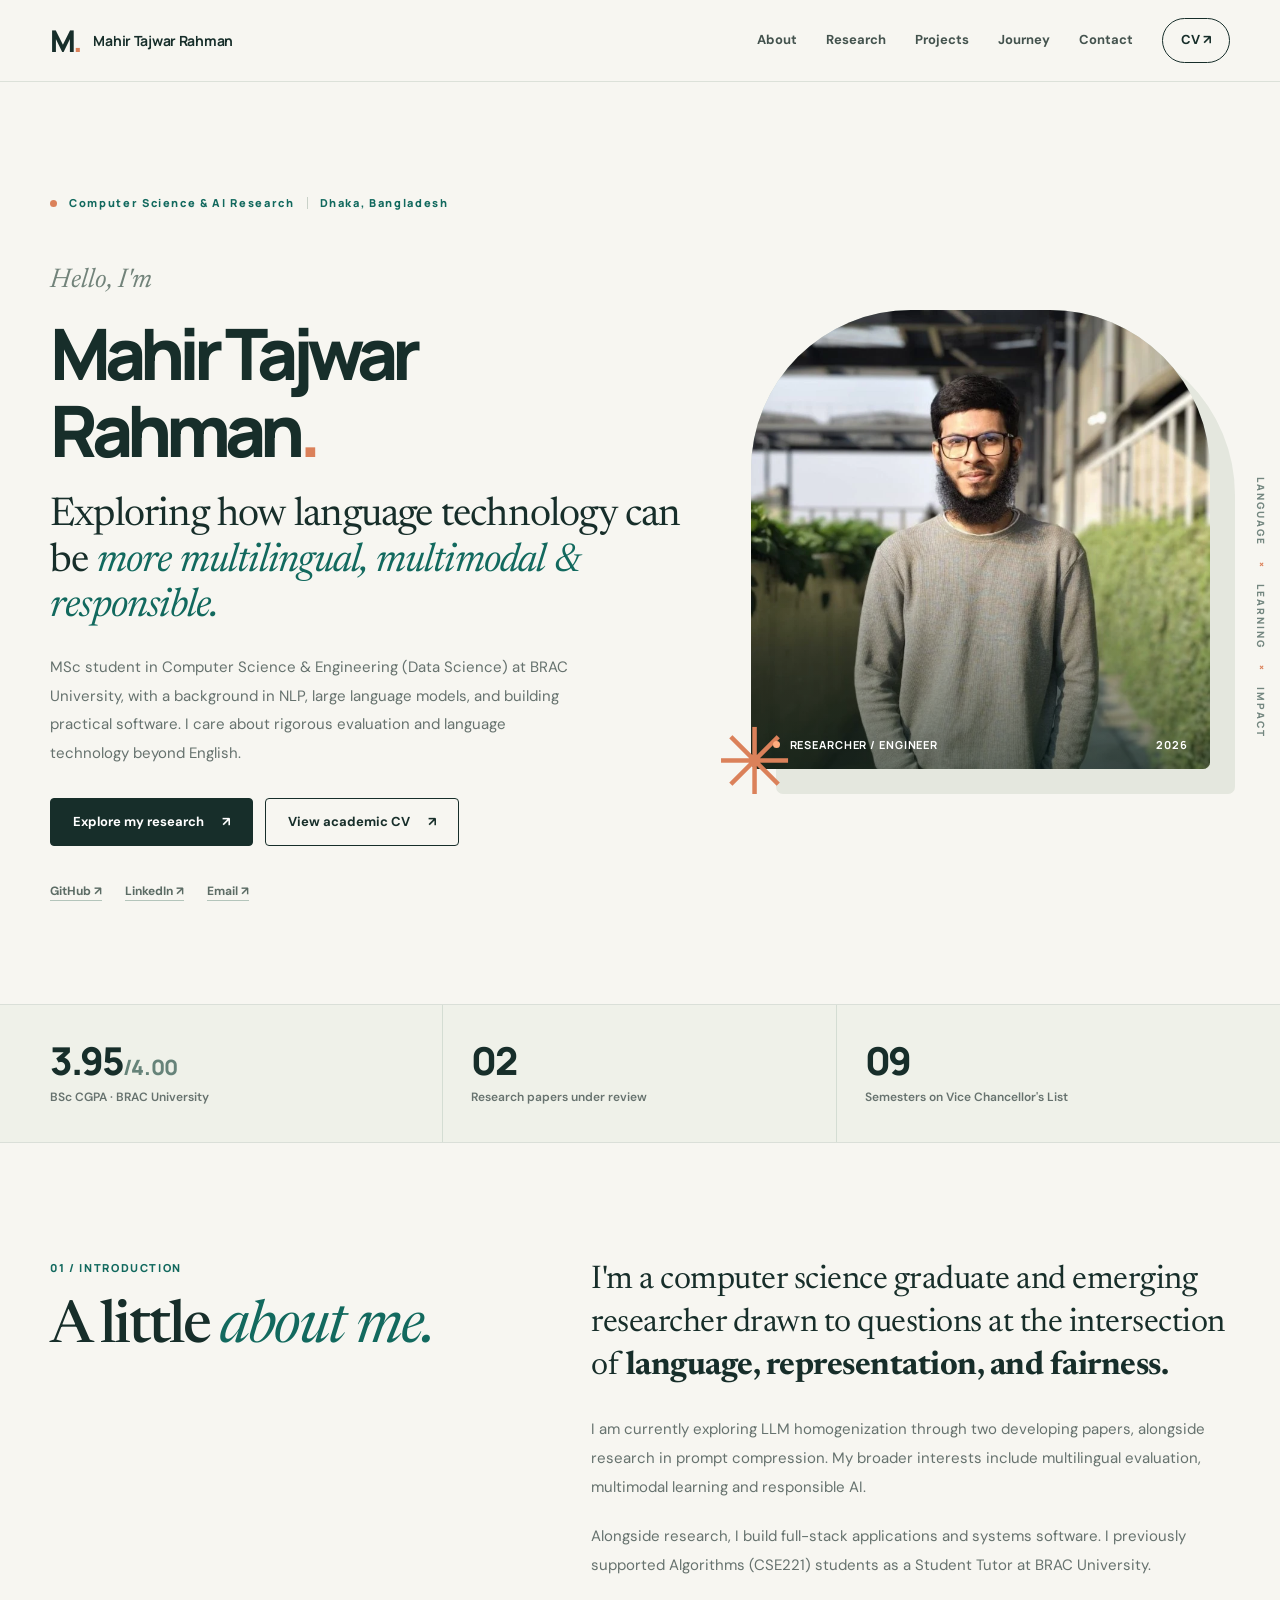
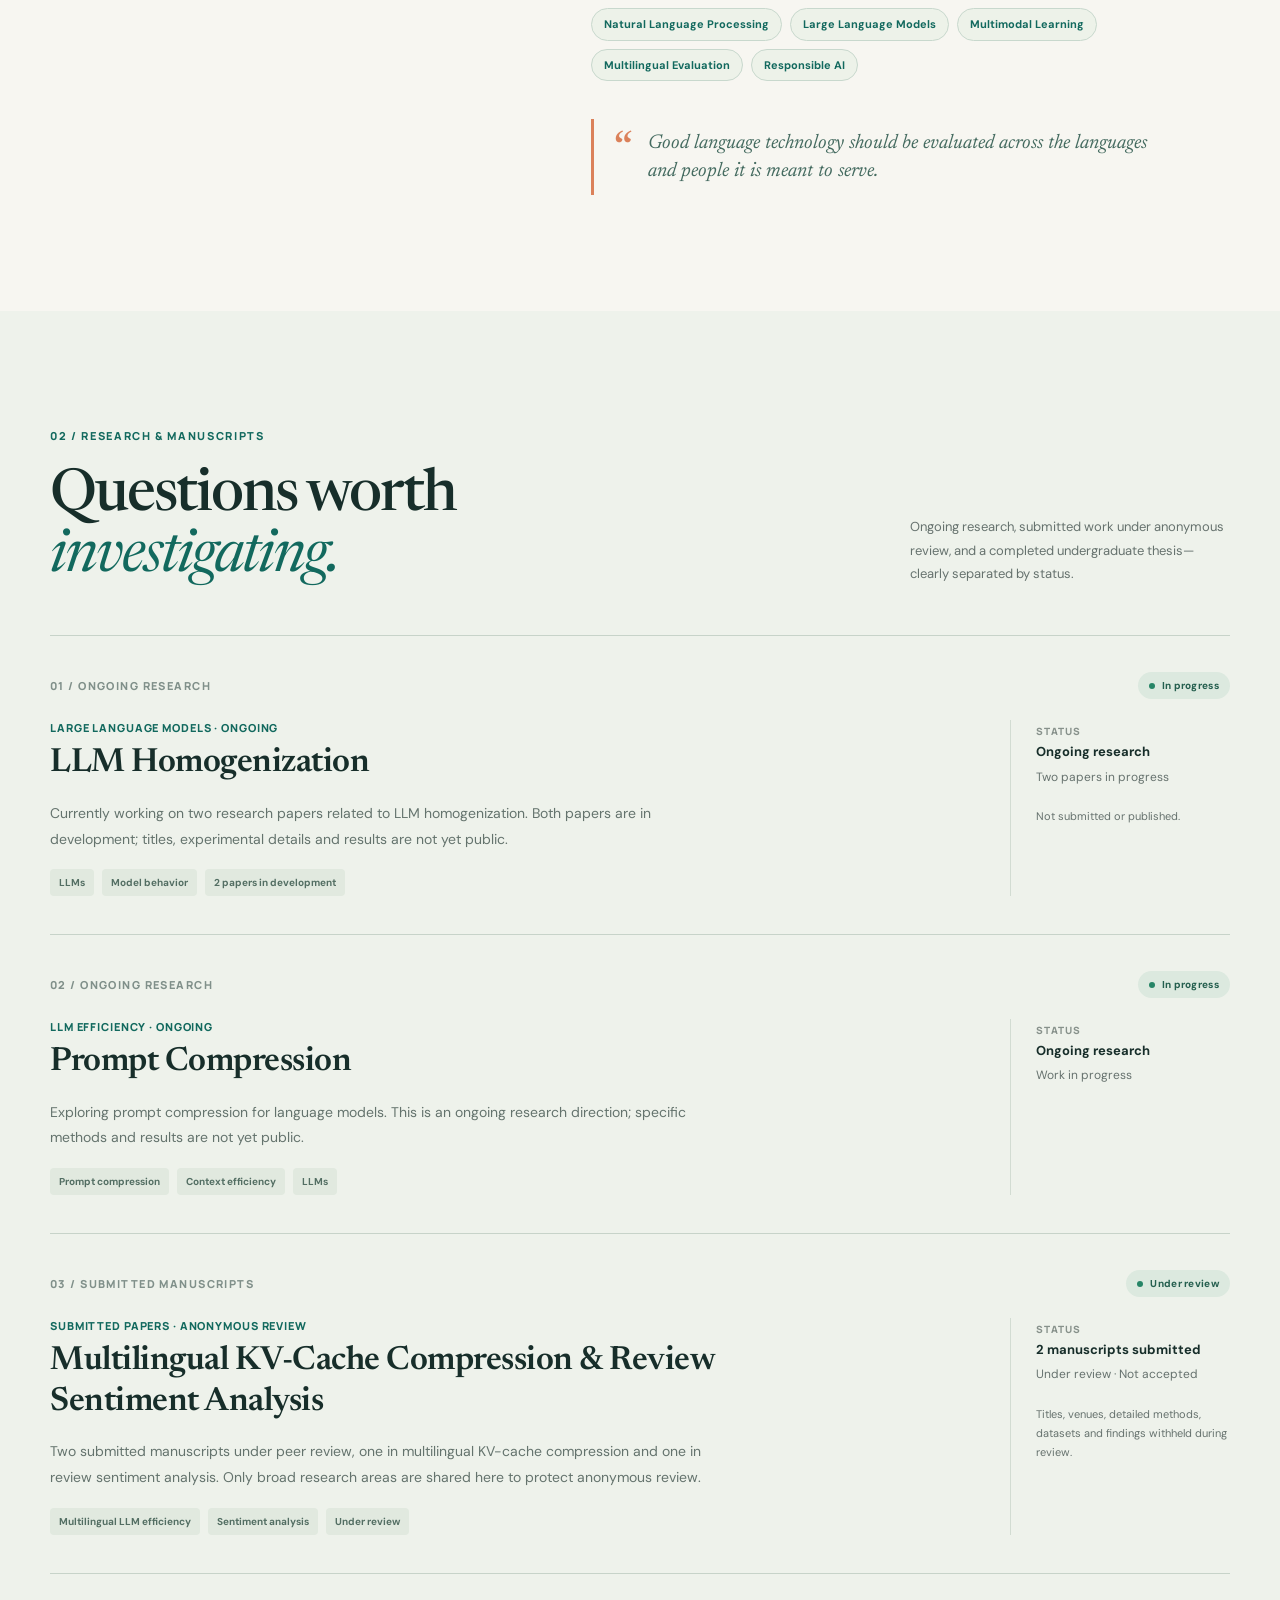
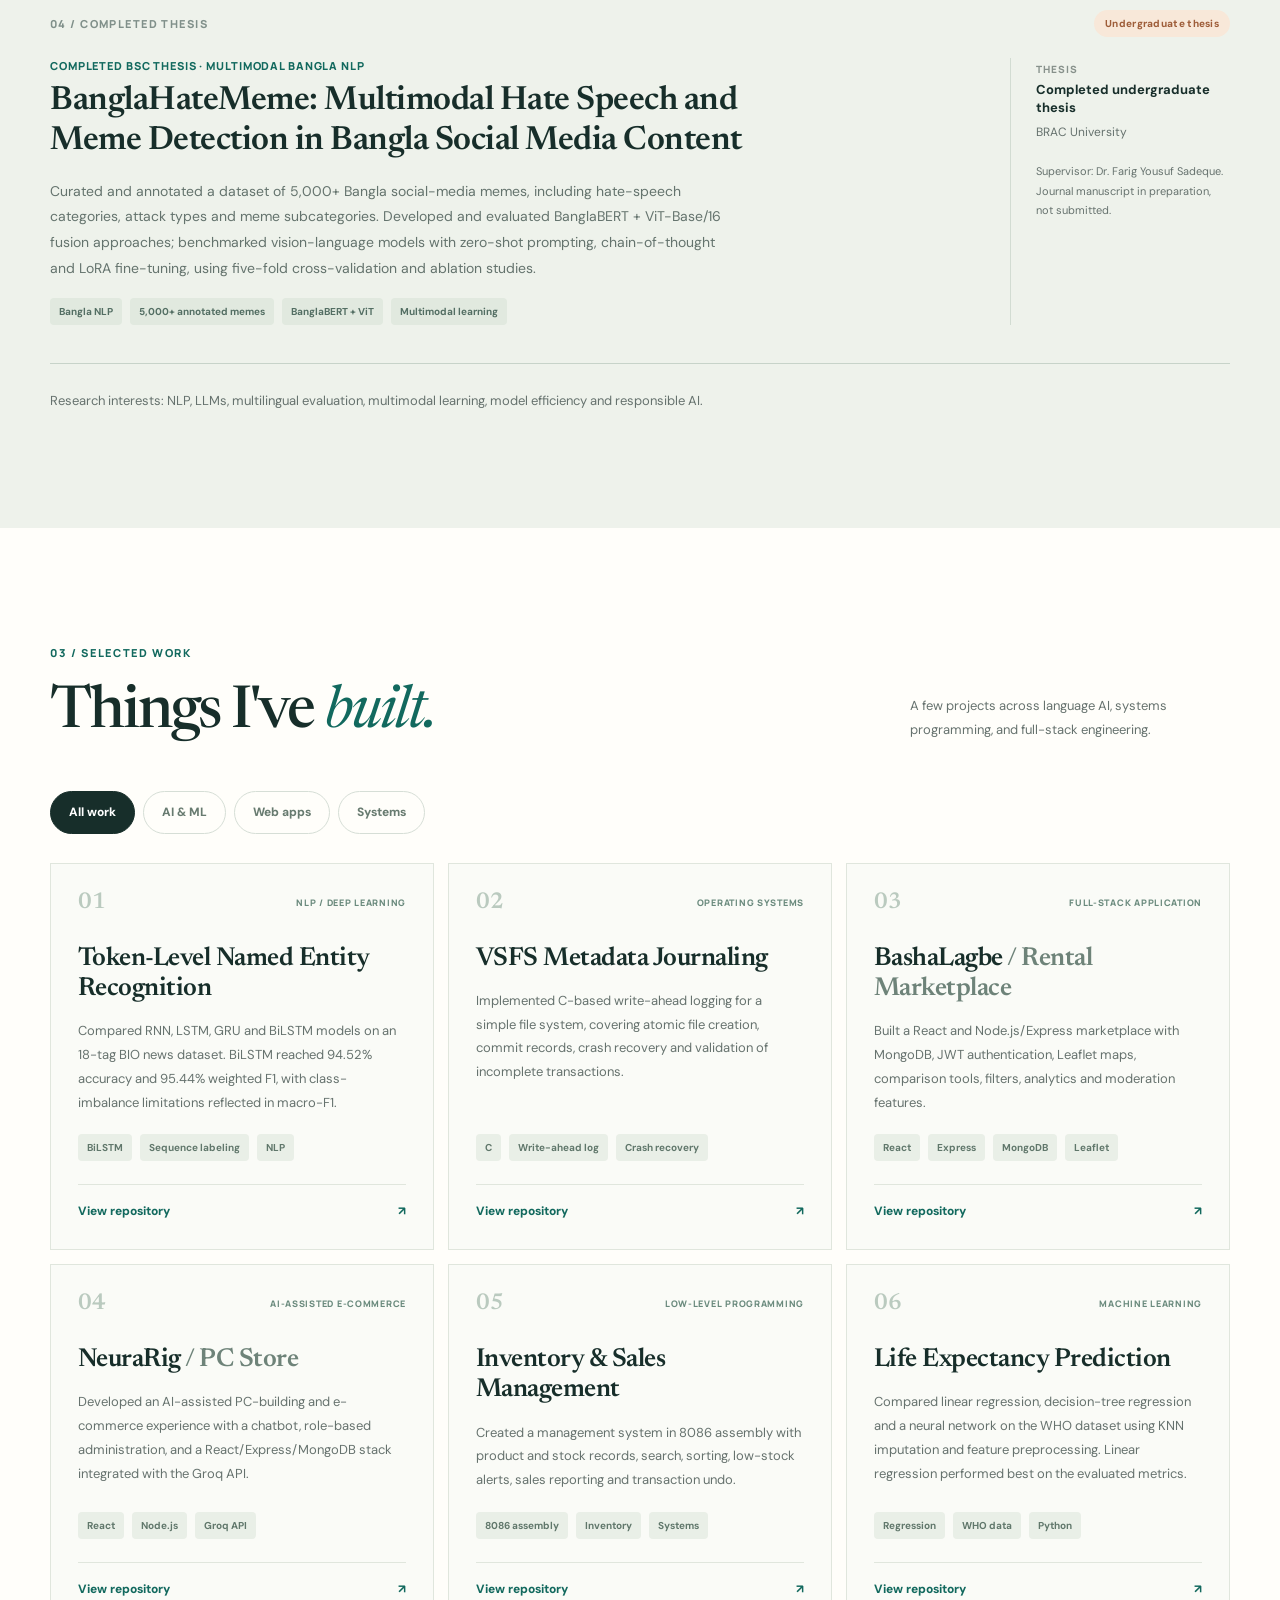
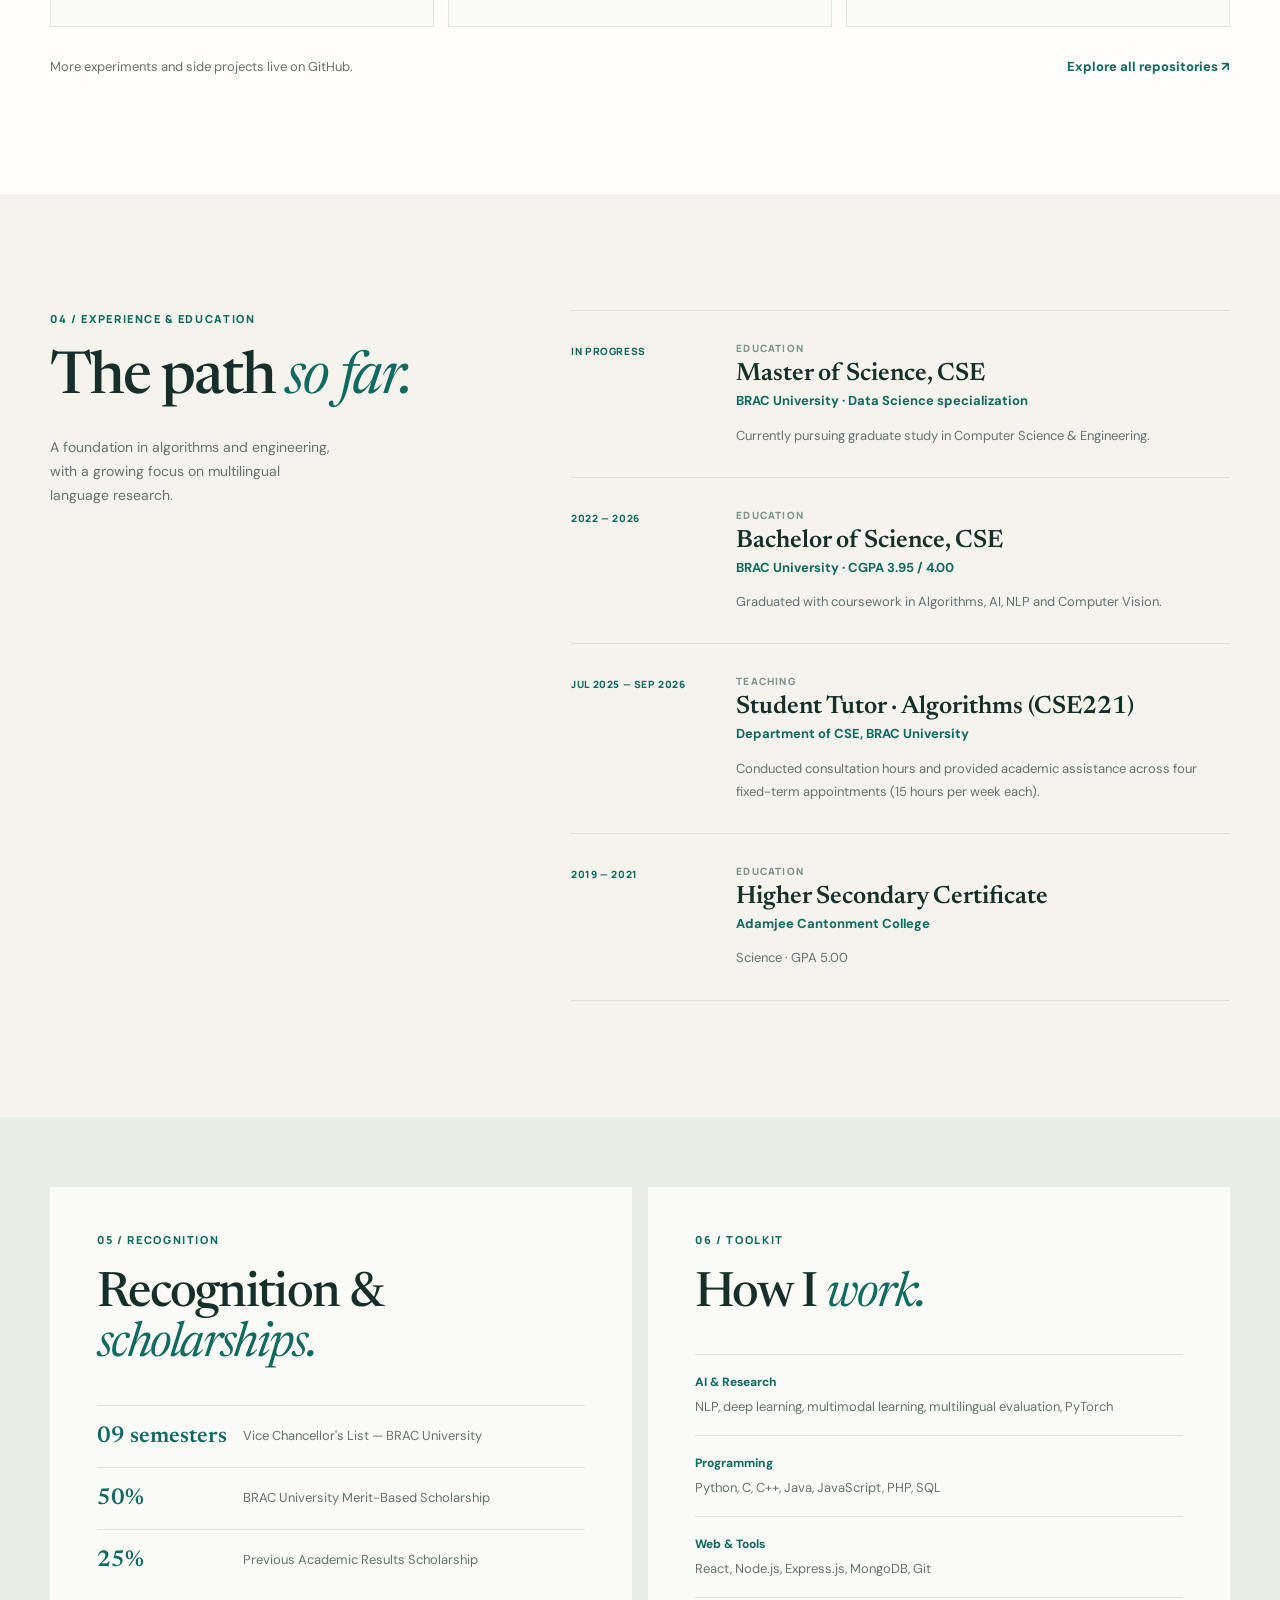
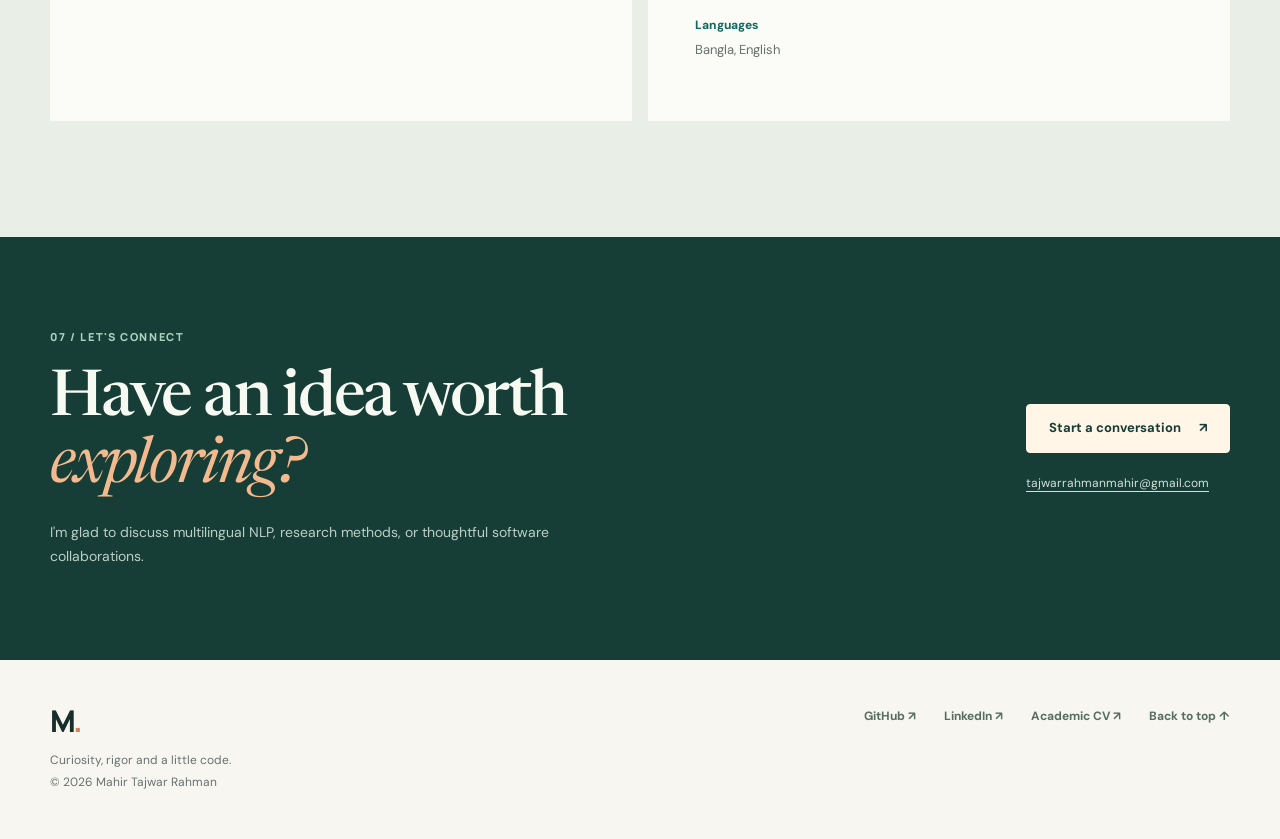
<file: index.html>
<!doctype html>
<html lang="en">
<head>
  <meta charset="utf-8">
  <meta name="viewport" content="width=device-width, initial-scale=1">
  <meta name="color-scheme" content="light dark">
  <meta name="theme-color" content="#f7f6f1">
  <meta name="description" content="Mahir Tajwar Rahman — MSc student at BRAC University researching multilingual NLP, responsible AI, large language models and multimodal learning. Explore research, projects and experience.">
  <meta property="og:type" content="website">
  <meta property="og:title" content="Mahir Tajwar Rahman — NLP & Multimodal ML Research">
  <meta property="og:description" content="Researching language technology across languages and modalities. Research, projects and academic experience.">
  <meta property="og:url" content="https://mahirtaj.github.io/">
  <meta property="og:image" content="https://mahirtaj.github.io/portrait-hq.webp">
  <link rel="canonical" href="https://mahirtaj.github.io/">
  <link rel="icon" type="image/svg+xml" href="favicon.svg">
  <link rel="preconnect" href="https://fonts.googleapis.com">
  <link rel="preconnect" href="https://fonts.gstatic.com" crossorigin>
  <link href="https://fonts.googleapis.com/css2?family=DM+Sans:wght@400;500;600;700&family=Manrope:wght@400;500;600;700;800&family=Newsreader:opsz,wght@6..72,400;6..72,500;6..72,600&display=swap" rel="stylesheet">
  <link rel="stylesheet" href="style.css">
  <script defer src="script.js"></script>
  <title>Mahir Tajwar Rahman — Researcher & Engineer</title>
</head>
<body>
  <a class="skip-link" href="#main">Skip to content</a>
  <div class="site-shell">
    <div id="top" aria-hidden="true"></div>
    <header class="site-header">
      <div class="container header-inner">
        <a class="brand" href="#top" aria-label="Mahir Tajwar Rahman — home"><span class="brand-mark">M<span>.</span></span><span class="brand-name">Mahir Tajwar Rahman</span></a>
        <button class="menu-toggle" type="button" aria-label="Open navigation" aria-expanded="false" aria-controls="site-nav"><span></span><span></span><span></span></button>
        <nav id="site-nav" class="nav" aria-label="Main navigation">
          <a href="#about">About</a>
          <a href="#research">Research</a>
          <a href="#projects">Projects</a>
          <a href="#journey">Journey</a>
          <a href="#contact">Contact</a>
          <a class="nav-cv" href="resume.html">CV <span aria-hidden="true">↗</span></a>
        </nav>
      </div>
    </header>

    <main id="main">
      <section class="hero section-pad" aria-labelledby="hero-title">
        <div class="hero-grid container">
          <div class="hero-copy">
            <div class="eyebrow"><span class="eyebrow-dot"></span> Computer Science &amp; AI Research <span class="eyebrow-divider"></span> Dhaka, Bangladesh</div>
            <p class="hero-intro">Hello, I'm</p>
            <h1 id="hero-title">Mahir Tajwar <span>Rahman<span class="period">.</span></span></h1>
            <p class="hero-statement">Exploring how language technology can be <em>more multilingual, multimodal &amp; responsible.</em></p>
            <p class="hero-description">MSc student in Computer Science &amp; Engineering (Data Science) at BRAC University, with a background in NLP, large language models, and building practical software. I care about rigorous evaluation and language technology beyond English.</p>
            <div class="hero-actions">
              <a class="button button-primary" href="#research">Explore my research <span aria-hidden="true">↗</span></a>
              <a class="button button-outline" href="resume.html">View academic CV <span aria-hidden="true">↗</span></a>
            </div>
            <div class="hero-quick-links">
              <a href="https://github.com/mahirTaj" target="_blank" rel="noopener noreferrer">GitHub ↗</a>
              <a href="https://www.linkedin.com/in/mahir-tajwar-rahman-5396b31a7/" target="_blank" rel="noopener noreferrer">LinkedIn ↗</a>
              <a href="mailto:tajwarrahmanmahir@gmail.com">Email ↗</a>
            </div>
          </div>
          <div class="hero-visual">
            <div class="portrait-frame">
              <div class="portrait-grain" aria-hidden="true"></div>
              <img class="portrait" src="portrait-hq.webp" alt="Portrait of Mahir Tajwar Rahman" width="764" height="764" fetchpriority="high">
              <div class="portrait-label"><span class="tiny-dot"></span> Researcher / Engineer <span class="label-year">2026</span></div>
            </div>
            <div class="hero-side-note">LANGUAGE <span>×</span> LEARNING <span>×</span> IMPACT</div>
            <div class="hero-decoration" aria-hidden="true">✳</div>
          </div>
        </div>
      </section>

      <section class="metrics-band" aria-label="Quick highlights">
        <div class="container metrics-grid">
          <div class="metric"><strong>3.95<span>/4.00</span></strong><span>BSc CGPA · BRAC University</span></div>
          <div class="metric"><strong>02</strong><span>Research papers under review</span></div>
          <div class="metric"><strong>09</strong><span>Semesters on Vice Chancellor's List</span></div>
        </div>
      </section>

      <section class="section section-about" id="about" aria-labelledby="about-heading">
        <div class="container about-grid">
          <div class="section-side">
            <p class="section-index">01 / INTRODUCTION</p>
            <h2 class="section-heading" id="about-heading">A little <em>about me.</em></h2>
          </div>
          <div class="about-body">
            <p class="lead">I'm a computer science graduate and emerging researcher drawn to questions at the intersection of <strong>language, representation, and fairness.</strong></p>
            <p>I am currently exploring LLM homogenization through two developing papers, alongside research in prompt compression. My broader interests include multilingual evaluation, multimodal learning and responsible AI.</p>
            <p>Alongside research, I build full-stack applications and systems software. I previously supported Algorithms (CSE221) students as a Student Tutor at BRAC University.</p>
            <div class="interest-wrap" aria-label="Research interests">
              <span>Natural Language Processing</span><span>Large Language Models</span><span>Multimodal Learning</span><span>Multilingual Evaluation</span><span>Responsible AI</span>
            </div>
            <div class="mini-quote"><span aria-hidden="true">“</span><p>Good language technology should be evaluated across the languages and people it is meant to serve.</p></div>
          </div>
        </div>
      </section>

      <section class="section section-research" id="research" aria-labelledby="research-heading">
        <div class="container">
          <div class="section-header">
            <div><p class="section-index">02 / RESEARCH &amp; MANUSCRIPTS</p><h2 class="section-heading" id="research-heading">Questions worth <em>investigating.</em></h2></div>
            <p class="section-header-copy">Ongoing research, submitted work under anonymous review, and a completed undergraduate thesis—clearly separated by status.</p>
          </div>
          <div class="research-list">
            <article class="research-item research-featured">
              <div class="research-meta"><span class="research-num">01 / ONGOING RESEARCH</span><span class="status status-review"><span class="tiny-dot"></span> In progress</span></div>
              <div class="research-content">
                <div class="research-main">
                  <p class="research-category">Large Language Models · Ongoing</p>
                  <h3>LLM Homogenization</h3>
                  <p>Currently working on two research papers related to LLM homogenization. Both papers are in development; titles, experimental details and results are not yet public.</p>
                  <div class="tag-list"><span>LLMs</span><span>Model behavior</span><span>2 papers in development</span></div>
                </div>
                <div class="research-aside"><span class="aside-label">STATUS</span><strong>Ongoing research</strong><span>Two papers in progress</span><span class="aside-small">Not submitted or published.</span></div>
              </div>
            </article>
            <article class="research-item">
              <div class="research-meta"><span class="research-num">02 / ONGOING RESEARCH</span><span class="status status-review"><span class="tiny-dot"></span> In progress</span></div>
              <div class="research-content">
                <div class="research-main">
                  <p class="research-category">LLM Efficiency · Ongoing</p>
                  <h3>Prompt Compression</h3>
                  <p>Exploring prompt compression for language models. This is an ongoing research direction; specific methods and results are not yet public.</p>
                  <div class="tag-list"><span>Prompt compression</span><span>Context efficiency</span><span>LLMs</span></div>
                </div>
                <div class="research-aside"><span class="aside-label">STATUS</span><strong>Ongoing research</strong><span>Work in progress</span></div>
              </div>
            </article>
            <article class="research-item">
              <div class="research-meta"><span class="research-num">03 / SUBMITTED MANUSCRIPTS</span><span class="status status-review"><span class="tiny-dot"></span> Under review</span></div>
              <div class="research-content">
                <div class="research-main">
                  <p class="research-category">Submitted Papers · Anonymous Review</p>
                  <h3>Multilingual KV-Cache Compression &amp; Review Sentiment Analysis</h3>
                  <p>Two submitted manuscripts under peer review, one in multilingual KV-cache compression and one in review sentiment analysis. Only broad research areas are shared here to protect anonymous review.</p>
                  <div class="tag-list"><span>Multilingual LLM efficiency</span><span>Sentiment analysis</span><span>Under review</span></div>
                </div>
                <div class="research-aside"><span class="aside-label">STATUS</span><strong>2 manuscripts submitted</strong><span>Under review · Not accepted</span><span class="aside-small">Titles, venues, detailed methods, datasets and findings withheld during review.</span></div>
              </div>
            </article>
            <article class="research-item">
              <div class="research-meta"><span class="research-num">04 / COMPLETED THESIS</span><span class="status status-thesis">Undergraduate thesis</span></div>
              <div class="research-content">
                <div class="research-main">
                  <p class="research-category">Completed BSc Thesis · Multimodal Bangla NLP</p>
                  <h3>BanglaHateMeme: Multimodal Hate Speech and Meme Detection in Bangla Social Media Content</h3>
                  <p>Curated and annotated a dataset of 5,000+ Bangla social-media memes, including hate-speech categories, attack types and meme subcategories. Developed and evaluated BanglaBERT + ViT-Base/16 fusion approaches; benchmarked vision-language models with zero-shot prompting, chain-of-thought and LoRA fine-tuning, using five-fold cross-validation and ablation studies.</p>
                  <div class="tag-list"><span>Bangla NLP</span><span>5,000+ annotated memes</span><span>BanglaBERT + ViT</span><span>Multimodal learning</span></div>
                </div>
                <div class="research-aside"><span class="aside-label">THESIS</span><strong>Completed undergraduate thesis</strong><span>BRAC University</span><span class="aside-small">Supervisor: Dr. Farig Yousuf Sadeque. Journal manuscript in preparation, not submitted.</span></div>
              </div>
            </article>
          </div>
          <p class="research-footnote">Research interests: NLP, LLMs, multilingual evaluation, multimodal learning, model efficiency and responsible AI.</p>
        </div>
      </section>

      <section class="section section-projects" id="projects" aria-labelledby="projects-heading">
        <div class="container">
          <div class="section-header">
            <div><p class="section-index">03 / SELECTED WORK</p><h2 class="section-heading" id="projects-heading">Things I've <em>built.</em></h2></div>
            <p class="section-header-copy">A few projects across language AI, systems programming, and full-stack engineering.</p>
          </div>
          <div class="filters" role="group" aria-label="Filter projects">
            <button class="filter-button active" type="button" data-filter="all" aria-pressed="true">All work</button>
            <button class="filter-button" type="button" data-filter="ai" aria-pressed="false">AI &amp; ML</button>
            <button class="filter-button" type="button" data-filter="web" aria-pressed="false">Web apps</button>
            <button class="filter-button" type="button" data-filter="systems" aria-pressed="false">Systems</button>
          </div>
          <div class="project-grid" id="project-grid">
            <article class="project-card" data-category="ai">
              <div class="project-top"><span class="project-number">01</span><span class="project-type">NLP / DEEP LEARNING</span></div>
              <h3>Token-Level Named Entity Recognition</h3>
              <p>Compared RNN, LSTM, GRU and BiLSTM models on an 18-tag BIO news dataset. BiLSTM reached 94.52% accuracy and 95.44% weighted F1, with class-imbalance limitations reflected in macro-F1.</p>
              <div class="tag-list"><span>BiLSTM</span><span>Sequence labeling</span><span>NLP</span></div>
              <a class="project-link" href="https://github.com/mahirTaj/Token-Level-Multi-Class-Classification-for-NER" target="_blank" rel="noopener noreferrer" aria-label="View named entity recognition project on GitHub">View repository <span aria-hidden="true">↗</span></a>
            </article>
            <article class="project-card" data-category="systems">
              <div class="project-top"><span class="project-number">02</span><span class="project-type">OPERATING SYSTEMS</span></div>
              <h3>VSFS Metadata Journaling</h3>
              <p>Implemented C-based write-ahead logging for a simple file system, covering atomic file creation, commit records, crash recovery and validation of incomplete transactions.</p>
              <div class="tag-list"><span>C</span><span>Write-ahead log</span><span>Crash recovery</span></div>
              <a class="project-link" href="https://github.com/mahirTaj/VSFS-Metadata-Journaling" target="_blank" rel="noopener noreferrer" aria-label="View VSFS Metadata Journaling project on GitHub">View repository <span aria-hidden="true">↗</span></a>
            </article>
            <article class="project-card" data-category="web">
              <div class="project-top"><span class="project-number">03</span><span class="project-type">FULL-STACK APPLICATION</span></div>
              <h3>BashaLagbe <span class="project-title-light">/ Rental Marketplace</span></h3>
              <p>Built a React and Node.js/Express marketplace with MongoDB, JWT authentication, Leaflet maps, comparison tools, filters, analytics and moderation features.</p>
              <div class="tag-list"><span>React</span><span>Express</span><span>MongoDB</span><span>Leaflet</span></div>
              <a class="project-link" href="https://github.com/mahirTaj/BashaLagbe---Flat-Room-Rental-Marketplace" target="_blank" rel="noopener noreferrer" aria-label="View BashaLagbe on GitHub">View repository <span aria-hidden="true">↗</span></a>
            </article>
            <article class="project-card" data-category="web">
              <div class="project-top"><span class="project-number">04</span><span class="project-type">AI-ASSISTED E-COMMERCE</span></div>
              <h3>NeuraRig <span class="project-title-light">/ PC Store</span></h3>
              <p>Developed an AI-assisted PC-building and e-commerce experience with a chatbot, role-based administration, and a React/Express/MongoDB stack integrated with the Groq API.</p>
              <div class="tag-list"><span>React</span><span>Node.js</span><span>Groq API</span></div>
              <a class="project-link" href="https://github.com/mahirTaj/NeuraRig" target="_blank" rel="noopener noreferrer" aria-label="View NeuraRig on GitHub">View repository <span aria-hidden="true">↗</span></a>
            </article>
            <article class="project-card" data-category="systems">
              <div class="project-top"><span class="project-number">05</span><span class="project-type">LOW-LEVEL PROGRAMMING</span></div>
              <h3>Inventory &amp; Sales Management</h3>
              <p>Created a management system in 8086 assembly with product and stock records, search, sorting, low-stock alerts, sales reporting and transaction undo.</p>
              <div class="tag-list"><span>8086 assembly</span><span>Inventory</span><span>Systems</span></div>
              <a class="project-link" href="https://github.com/mahirTaj/8086-Assembly-Inventory-Sales-Management-System" target="_blank" rel="noopener noreferrer" aria-label="View assembly inventory project on GitHub">View repository <span aria-hidden="true">↗</span></a>
            </article>
            <article class="project-card" data-category="ai">
              <div class="project-top"><span class="project-number">06</span><span class="project-type">MACHINE LEARNING</span></div>
              <h3>Life Expectancy Prediction</h3>
              <p>Compared linear regression, decision-tree regression and a neural network on the WHO dataset using KNN imputation and feature preprocessing. Linear regression performed best on the evaluated metrics.</p>
              <div class="tag-list"><span>Regression</span><span>WHO data</span><span>Python</span></div>
              <a class="project-link" href="https://github.com/mahirTaj/Life-Expectancy-Prediction" target="_blank" rel="noopener noreferrer" aria-label="View life expectancy prediction project on GitHub">View repository <span aria-hidden="true">↗</span></a>
            </article>
          </div>
          <div class="more-work"><p>More experiments and side projects live on GitHub.</p><a href="https://github.com/mahirTaj?tab=repositories" target="_blank" rel="noopener noreferrer">Explore all repositories <span aria-hidden="true">↗</span></a></div>
        </div>
      </section>

      <section class="section section-journey" id="journey" aria-labelledby="journey-heading">
        <div class="container journey-layout">
          <div class="section-side"><p class="section-index">04 / EXPERIENCE &amp; EDUCATION</p><h2 class="section-heading" id="journey-heading">The path <em>so far.</em></h2><p class="journey-side-copy">A foundation in algorithms and engineering, with a growing focus on multilingual language research.</p></div>
          <div class="timeline">
            <div class="timeline-item"><div class="timeline-date">IN PROGRESS</div><div class="timeline-content"><p class="timeline-label">EDUCATION</p><h3>Master of Science, CSE</h3><p class="timeline-org">BRAC University · Data Science specialization</p><p>Currently pursuing graduate study in Computer Science &amp; Engineering.</p></div></div>
            <div class="timeline-item"><div class="timeline-date">2022 — 2026</div><div class="timeline-content"><p class="timeline-label">EDUCATION</p><h3>Bachelor of Science, CSE</h3><p class="timeline-org">BRAC University · CGPA 3.95 / 4.00</p><p>Graduated with coursework in Algorithms, AI, NLP and Computer Vision.</p></div></div>
            <div class="timeline-item"><div class="timeline-date">JUL 2025 — SEP 2026</div><div class="timeline-content"><p class="timeline-label">TEACHING</p><h3>Student Tutor · Algorithms (CSE221)</h3><p class="timeline-org">Department of CSE, BRAC University</p><p>Conducted consultation hours and provided academic assistance across four fixed-term appointments (15 hours per week each).</p></div></div>
            <div class="timeline-item"><div class="timeline-date">2019 — 2021</div><div class="timeline-content"><p class="timeline-label">EDUCATION</p><h3>Higher Secondary Certificate</h3><p class="timeline-org">Adamjee Cantonment College</p><p>Science · GPA 5.00</p></div></div>
          </div>
        </div>
      </section>

      <section class="section section-details" id="recognition" aria-labelledby="recognition-heading">
        <div class="container details-grid">
          <div class="details-card recognition-card">
            <p class="section-index">05 / RECOGNITION</p>
            <h2 class="section-heading small-heading" id="recognition-heading">Recognition &amp; <em>scholarships.</em></h2>
            <div class="award"><strong>09 semesters</strong><span>Vice Chancellor's List — BRAC University</span></div>
            <div class="award"><strong>50%</strong><span>BRAC University Merit-Based Scholarship</span></div>
            <div class="award"><strong>25%</strong><span>Previous Academic Results Scholarship</span></div>
          </div>
          <div class="details-card skills-card" id="skills">
            <p class="section-index">06 / TOOLKIT</p>
            <h2 class="section-heading small-heading">How I <em>work.</em></h2>
            <div class="skill-group"><h3>AI &amp; Research</h3><p>NLP, deep learning, multimodal learning, multilingual evaluation, PyTorch</p></div>
            <div class="skill-group"><h3>Programming</h3><p>Python, C, C++, Java, JavaScript, PHP, SQL</p></div>
            <div class="skill-group"><h3>Web &amp; Tools</h3><p>React, Node.js, Express.js, MongoDB, Git</p></div>
            <div class="skill-group"><h3>Languages</h3><p>Bangla, English</p></div>
          </div>
        </div>
      </section>

      <section class="contact-section" id="contact" aria-labelledby="contact-heading">
        <div class="container contact-inner">
          <div><p class="section-index">07 / LET'S CONNECT</p><h2 id="contact-heading">Have an idea worth <em>exploring?</em></h2><p>I'm glad to discuss multilingual NLP, research methods, or thoughtful software collaborations.</p></div>
          <div class="contact-actions">
            <button class="button button-light" id="contact-start" type="button" aria-expanded="false" aria-controls="contact-methods">Start a conversation <span aria-hidden="true">↗</span></button>
            <a class="contact-email" href="mailto:tajwarrahmanmahir@gmail.com">tajwarrahmanmahir@gmail.com</a>
            <div id="contact-methods" class="contact-methods" hidden>
              <p class="contact-methods-title">Choose how you'd like to get in touch:</p>
              <a href="https://mail.google.com/mail/?view=cm&amp;fs=1&amp;to=tajwarrahmanmahir%40gmail.com&amp;su=Hello%20Mahir" target="_blank" rel="noopener noreferrer">Compose in Gmail <span aria-hidden="true">↗</span></a>
              <a href="mailto:tajwarrahmanmahir@gmail.com?subject=Hello%20Mahir">Open your email app <span aria-hidden="true">↗</span></a>
              <button type="button" id="copy-contact-email">Copy email address <span aria-hidden="true">⧉</span></button>
              <span id="contact-feedback" class="contact-feedback" role="status" aria-live="polite"></span>
            </div>
          </div>
        </div>
      </section>
    </main>

    <footer class="footer"><div class="container footer-inner"><div><a class="footer-brand" href="#top">M<span>.</span></a><p>Curiosity, rigor and a little code.<br>© <span id="year">2026</span> Mahir Tajwar Rahman</p></div><div class="footer-links"><a href="https://github.com/mahirTaj" target="_blank" rel="noopener noreferrer">GitHub ↗</a><a href="https://www.linkedin.com/in/mahir-tajwar-rahman-5396b31a7/" target="_blank" rel="noopener noreferrer">LinkedIn ↗</a><a href="resume.html">Academic CV ↗</a><a href="#top">Back to top ↑</a></div></div></footer>
  </div>
</body>
</html>
</file>
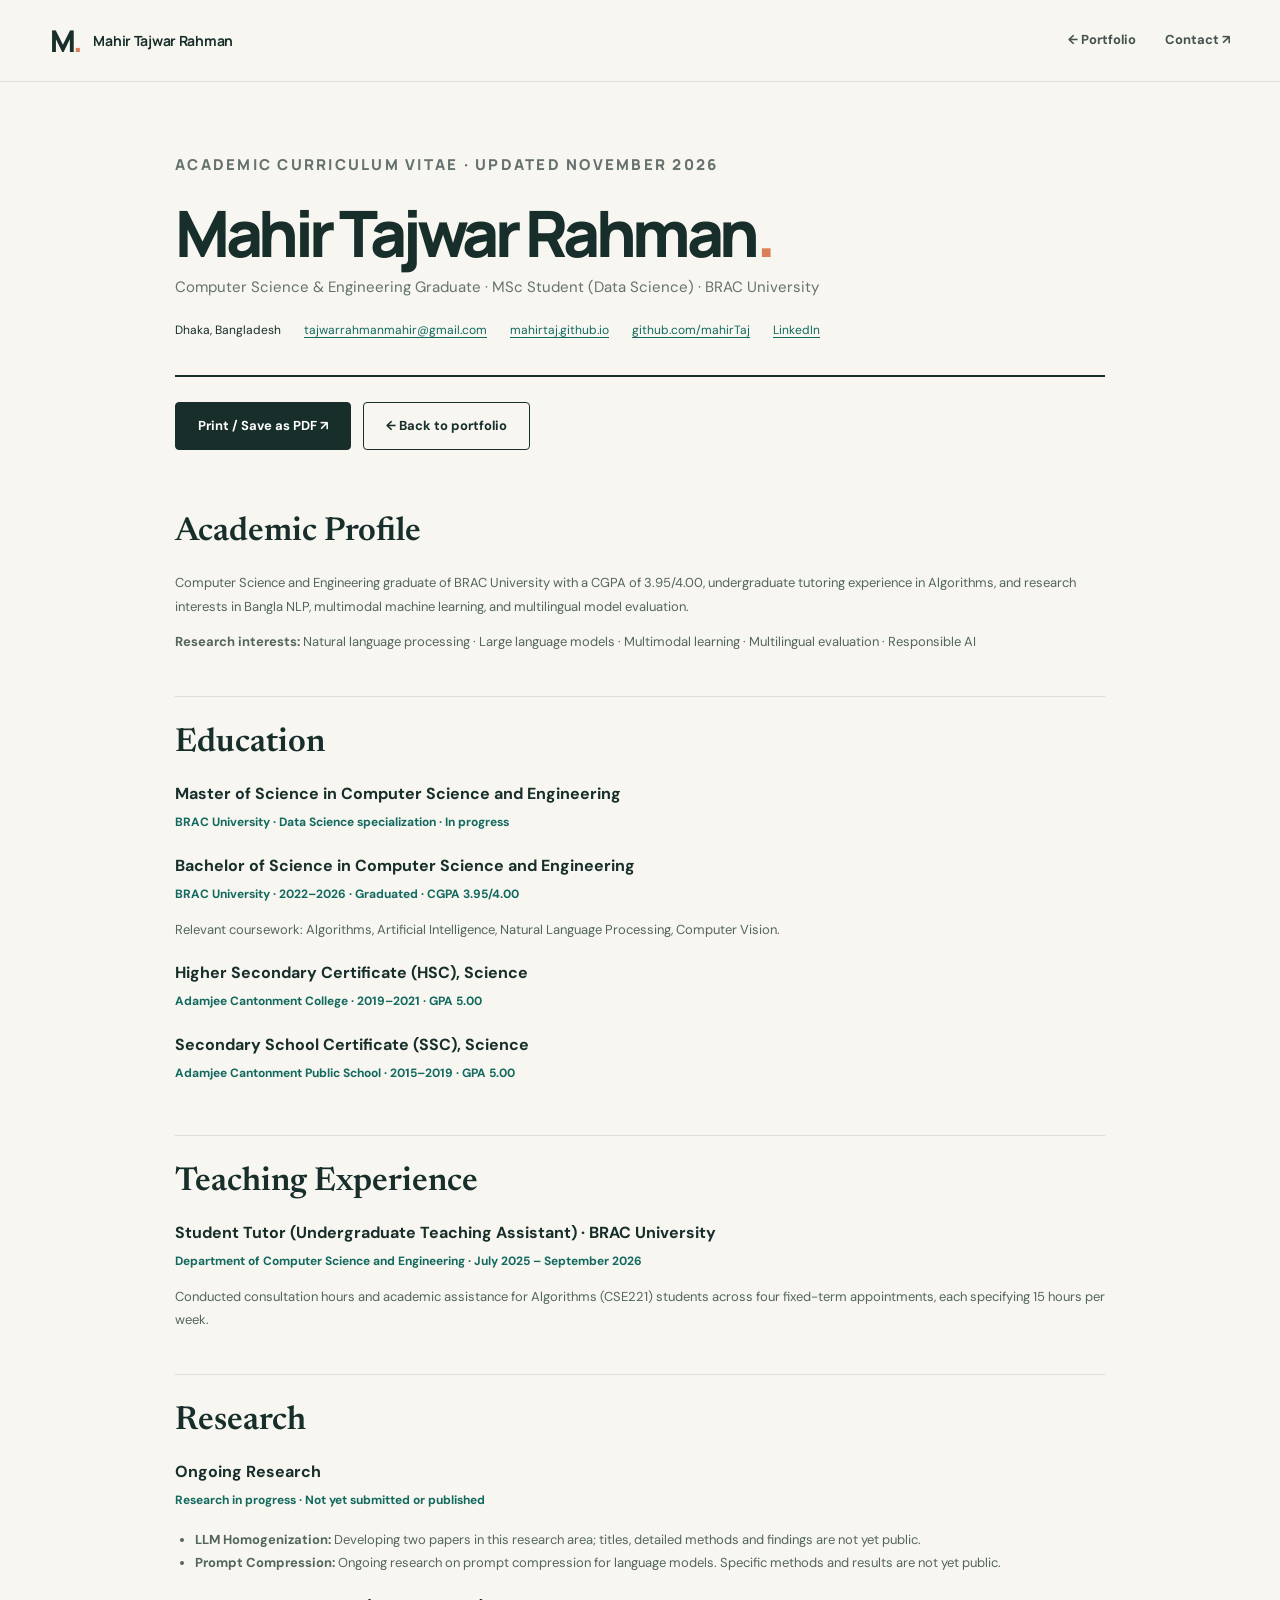
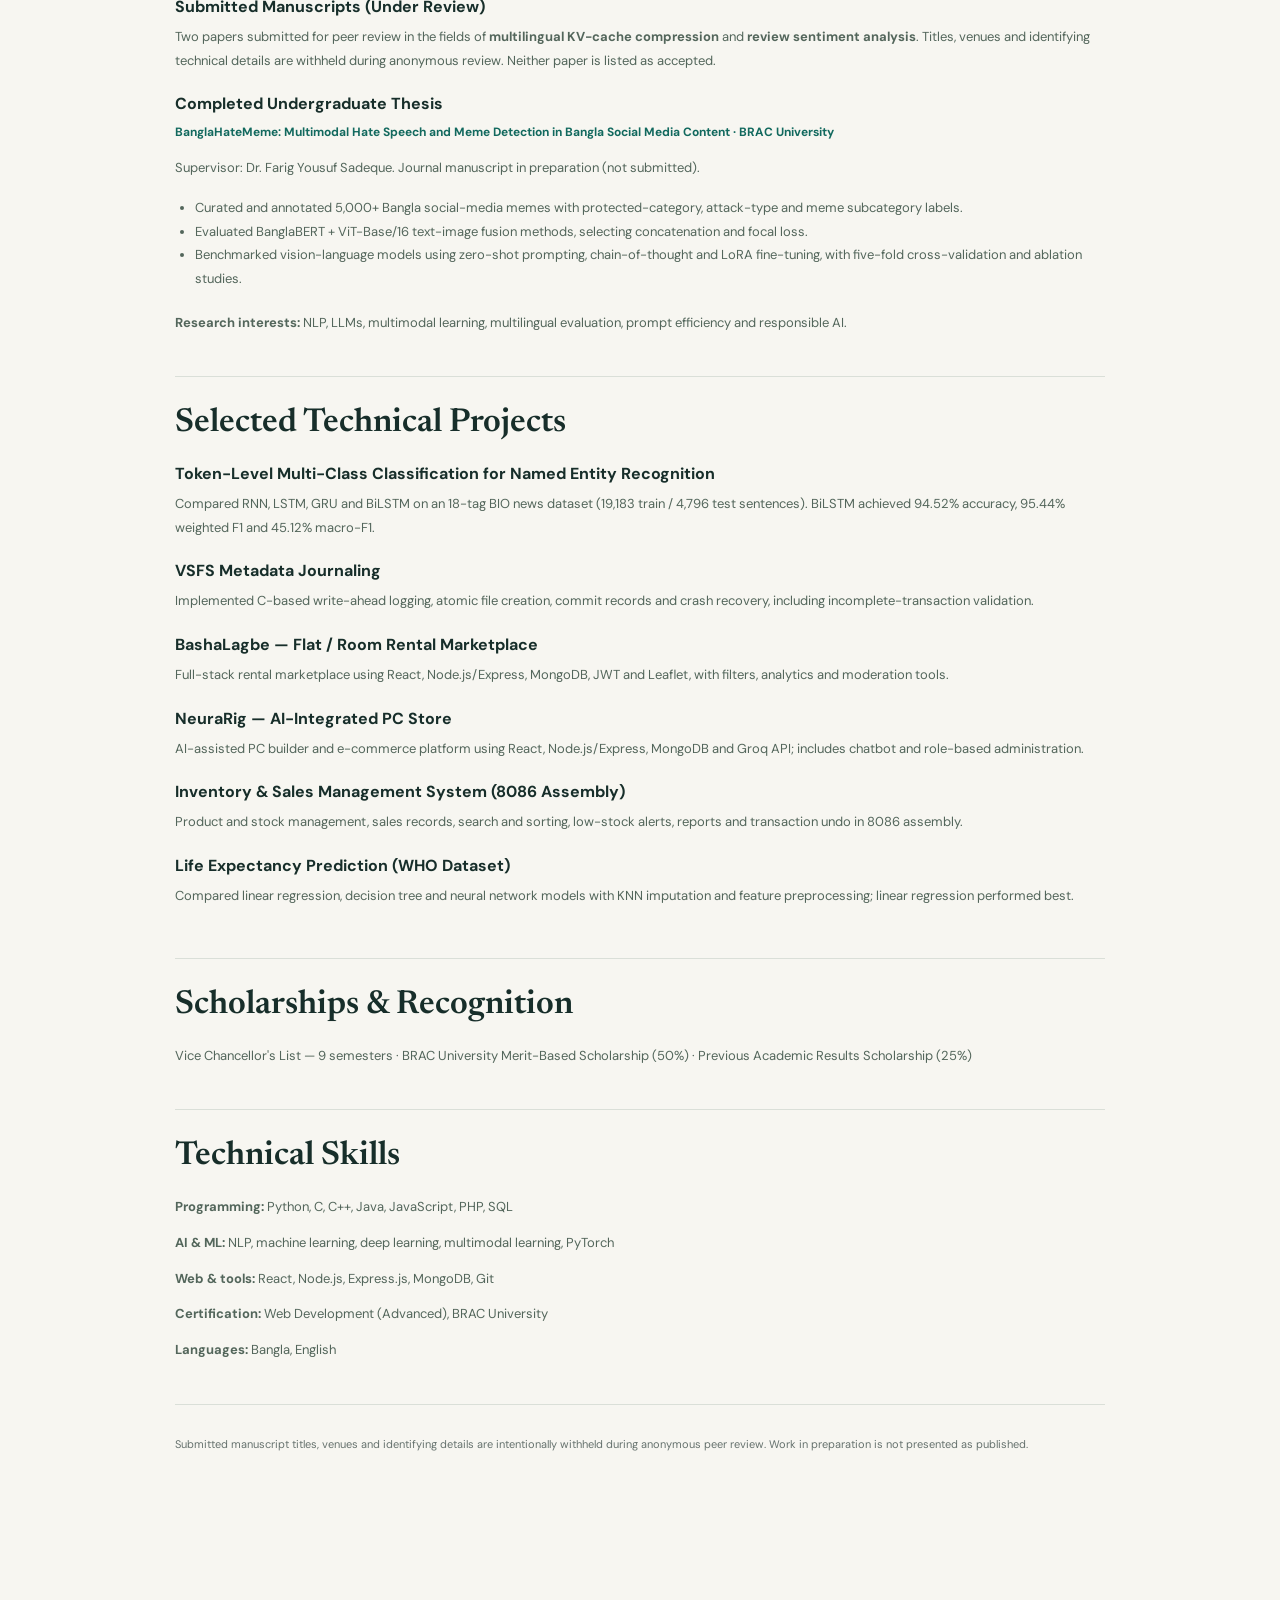
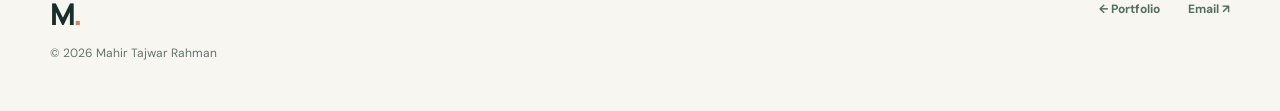
<file: resume.html>
<!doctype html>
<html lang="en">
<head>
  <meta charset="utf-8"><meta name="viewport" content="width=device-width, initial-scale=1">
  <meta name="description" content="Academic curriculum vitae of Mahir Tajwar Rahman — BRAC University, multilingual NLP and multimodal machine learning research.">
  <meta name="theme-color" content="#f7f6f1">
  <link rel="icon" type="image/svg+xml" href="favicon.svg">
  <link rel="preconnect" href="https://fonts.googleapis.com"><link rel="preconnect" href="https://fonts.gstatic.com" crossorigin>
  <link href="https://fonts.googleapis.com/css2?family=DM+Sans:wght@400;500;600;700&family=Manrope:wght@400;500;600;700;800&family=Newsreader:opsz,wght@6..72,400;6..72,500;6..72,600&display=swap" rel="stylesheet">
  <link rel="stylesheet" href="style.css"><script defer src="script.js"></script>
  <title>Academic CV — Mahir Tajwar Rahman</title>
</head>
<body class="resume-page">
<a class="skip-link" href="#main">Skip to content</a>
<header class="site-header"><div class="container header-inner"><a class="brand" href="index.html"><span class="brand-mark">M<span>.</span></span><span class="brand-name">Mahir Tajwar Rahman</span></a><nav class="nav" aria-label="Resume navigation" style="display:flex;position:static;flex-direction:row;box-shadow:none;border:0;padding:0;background:transparent"><a href="index.html">← Portfolio</a><a href="mailto:tajwarrahmanmahir@gmail.com">Contact ↗</a></nav></div></header>
<main id="main" class="resume-wrap">
  <div class="resume-hero"><p class="section-index">ACADEMIC CURRICULUM VITAE · UPDATED NOVEMBER 2026</p><h1>Mahir Tajwar Rahman<span style="color:#db815a">.</span></h1><p>Computer Science &amp; Engineering Graduate · MSc Student (Data Science) · BRAC University</p>
    <div class="resume-contacts"><span>Dhaka, Bangladesh</span><a href="mailto:tajwarrahmanmahir@gmail.com">tajwarrahmanmahir@gmail.com</a><a href="https://mahirtaj.github.io">mahirtaj.github.io</a><a href="https://github.com/mahirTaj">github.com/mahirTaj</a><a href="https://www.linkedin.com/in/mahir-tajwar-rahman-5396b31a7/">LinkedIn</a></div>
  </div>
  <div class="resume-actions"><button class="button button-primary" type="button" onclick="window.print()">Print / Save as PDF ↗</button><a class="button button-outline" href="index.html">← Back to portfolio</a></div>
  <section class="resume-block"><h2>Academic Profile</h2><p>Computer Science and Engineering graduate of BRAC University with a CGPA of 3.95/4.00, undergraduate tutoring experience in Algorithms, and research interests in Bangla NLP, multimodal machine learning, and multilingual model evaluation.</p><p><strong>Research interests:</strong> Natural language processing · Large language models · Multimodal learning · Multilingual evaluation · Responsible AI</p></section>
  <section class="resume-block"><h2>Education</h2>
    <div class="resume-item"><h3>Master of Science in Computer Science and Engineering</h3><p class="resume-meta">BRAC University · Data Science specialization · In progress</p></div>
    <div class="resume-item"><h3>Bachelor of Science in Computer Science and Engineering</h3><p class="resume-meta">BRAC University · 2022–2026 · Graduated · CGPA 3.95/4.00</p><p>Relevant coursework: Algorithms, Artificial Intelligence, Natural Language Processing, Computer Vision.</p></div>
    <div class="resume-item"><h3>Higher Secondary Certificate (HSC), Science</h3><p class="resume-meta">Adamjee Cantonment College · 2019–2021 · GPA 5.00</p></div>
    <div class="resume-item"><h3>Secondary School Certificate (SSC), Science</h3><p class="resume-meta">Adamjee Cantonment Public School · 2015–2019 · GPA 5.00</p></div>
  </section>
  <section class="resume-block"><h2>Teaching Experience</h2><h3>Student Tutor (Undergraduate Teaching Assistant) · BRAC University</h3><p class="resume-meta">Department of Computer Science and Engineering · July 2025 – September 2026</p><p>Conducted consultation hours and academic assistance for Algorithms (CSE221) students across four fixed-term appointments, each specifying 15 hours per week.</p></section>
  <section class="resume-block"><h2>Research</h2>
    <div class="resume-item"><h3>Ongoing Research</h3>
      <p class="resume-meta">Research in progress · Not yet submitted or published</p>
      <ul>
        <li><strong>LLM Homogenization:</strong> Developing two papers in this research area; titles, detailed methods and findings are not yet public.</li>
        <li><strong>Prompt Compression:</strong> Ongoing research on prompt compression for language models. Specific methods and results are not yet public.</li>
      </ul>
    </div>
    <div class="resume-item"><h3>Submitted Manuscripts (Under Review)</h3>
      <p>Two papers submitted for peer review in the fields of <strong>multilingual KV-cache compression</strong> and <strong>review sentiment analysis</strong>. Titles, venues and identifying technical details are withheld during anonymous review. Neither paper is listed as accepted.</p>
    </div>
    <div class="resume-item"><h3>Completed Undergraduate Thesis</h3>
      <p class="resume-meta">BanglaHateMeme: Multimodal Hate Speech and Meme Detection in Bangla Social Media Content · BRAC University</p>
      <p>Supervisor: Dr. Farig Yousuf Sadeque. Journal manuscript in preparation (not submitted).</p>
      <ul><li>Curated and annotated 5,000+ Bangla social-media memes with protected-category, attack-type and meme subcategory labels.</li>
      <li>Evaluated BanglaBERT + ViT-Base/16 text-image fusion methods, selecting concatenation and focal loss.</li>
      <li>Benchmarked vision-language models using zero-shot prompting, chain-of-thought and LoRA fine-tuning, with five-fold cross-validation and ablation studies.</li></ul>
    </div>
    <p><strong>Research interests:</strong> NLP, LLMs, multimodal learning, multilingual evaluation, prompt efficiency and responsible AI.</p>
  </section>
  <section class="resume-block"><h2>Selected Technical Projects</h2>
    <div class="resume-item"><h3>Token-Level Multi-Class Classification for Named Entity Recognition</h3><p>Compared RNN, LSTM, GRU and BiLSTM on an 18-tag BIO news dataset (19,183 train / 4,796 test sentences). BiLSTM achieved 94.52% accuracy, 95.44% weighted F1 and 45.12% macro-F1.</p></div>
    <div class="resume-item"><h3>VSFS Metadata Journaling</h3><p>Implemented C-based write-ahead logging, atomic file creation, commit records and crash recovery, including incomplete-transaction validation.</p></div>
    <div class="resume-item"><h3>BashaLagbe — Flat / Room Rental Marketplace</h3><p>Full-stack rental marketplace using React, Node.js/Express, MongoDB, JWT and Leaflet, with filters, analytics and moderation tools.</p></div>
    <div class="resume-item"><h3>NeuraRig — AI-Integrated PC Store</h3><p>AI-assisted PC builder and e-commerce platform using React, Node.js/Express, MongoDB and Groq API; includes chatbot and role-based administration.</p></div>
    <div class="resume-item"><h3>Inventory &amp; Sales Management System (8086 Assembly)</h3><p>Product and stock management, sales records, search and sorting, low-stock alerts, reports and transaction undo in 8086 assembly.</p></div>
    <div class="resume-item"><h3>Life Expectancy Prediction (WHO Dataset)</h3><p>Compared linear regression, decision tree and neural network models with KNN imputation and feature preprocessing; linear regression performed best.</p></div>
  </section>
  <section class="resume-block"><h2>Scholarships &amp; Recognition</h2><p>Vice Chancellor's List — 9 semesters · BRAC University Merit-Based Scholarship (50%) · Previous Academic Results Scholarship (25%)</p></section>
  <section class="resume-block"><h2>Technical Skills</h2><p><strong>Programming:</strong> Python, C, C++, Java, JavaScript, PHP, SQL</p><p><strong>AI &amp; ML:</strong> NLP, machine learning, deep learning, multimodal learning, PyTorch</p><p><strong>Web &amp; tools:</strong> React, Node.js, Express.js, MongoDB, Git</p><p><strong>Certification:</strong> Web Development (Advanced), BRAC University</p><p><strong>Languages:</strong> Bangla, English</p></section>
  <p class="resume-note">Submitted manuscript titles, venues and identifying details are intentionally withheld during anonymous peer review. Work in preparation is not presented as published.</p>
</main>
<footer class="footer"><div class="container footer-inner"><div><a class="footer-brand" href="index.html">M<span>.</span></a><p>© <span id="year">2026</span> Mahir Tajwar Rahman</p></div><div class="footer-links"><a href="index.html">← Portfolio</a><a href="mailto:tajwarrahmanmahir@gmail.com">Email ↗</a></div></div></footer>
</body>
</html>
</file>
<file: style.css>
:root{--bg:#f7f6f1;--paper:#fffefa;--ink:#172e2a;--muted:#66726e;--line:#dadfd8;--teal:#12695e;--teal-deep:#153d36;--peach:#db815a;--soft:#e9eee6;--nav-height:82px}*{box-sizing:border-box}html{scroll-behavior:smooth;scroll-padding-top:95px}body{margin:0;background:var(--bg);color:var(--ink);font-family:"DM Sans",sans-serif;font-size:16px;line-height:1.7;-webkit-font-smoothing:antialiased}body,button,a{ -webkit-tap-highlight-color:transparent}::selection{background:#cbe4d5;color:#193a32}a{color:inherit;text-decoration:none}button{font:inherit}button:focus-visible,a:focus-visible{outline:3px solid var(--peach);outline-offset:4px}img{max-width:100%;display:block}h1,h2,h3,p{margin-top:0}.container{width:min(1180px,calc(100% - 72px));margin:0 auto}.skip-link{position:absolute;top:-100px;left:14px;background:#fff;padding:12px;z-index:200}.skip-link:focus{top:14px}.site-header{height:var(--nav-height);position:sticky;top:0;z-index:100;background:rgba(247,246,241,.94);backdrop-filter:blur(16px);border-bottom:1px solid #dce1d9}.header-inner{height:100%;display:flex;align-items:center;justify-content:space-between;gap:20px}.brand{display:flex;align-items:center;gap:14px;white-space:nowrap}.brand-mark,.footer-brand{font-family:Manrope,sans-serif;font-size:30px;line-height:1;font-weight:800;letter-spacing:-.11em}.brand-mark span,.footer-brand span{color:var(--peach)}.brand-name{font-family:Manrope,sans-serif;font-weight:700;font-size:14px;letter-spacing:-.02em}.nav{display:flex;align-items:center;gap:29px}.nav>a{font-size:13px;font-weight:700;color:#44534e;transition:color .2s}.nav>a:hover,.nav>a[aria-current=true]{color:var(--teal)}.nav .nav-cv{padding:10px 18px;border:1px solid var(--ink);color:var(--ink);border-radius:99px}.nav .nav-cv:hover{background:var(--ink);color:#fff}.menu-toggle{display:none}.hero{overflow:hidden;position:relative}.section-pad{padding:112px 0 102px}.hero-grid{display:grid;grid-template-columns:1.14fr .86fr;gap:65px;align-items:center}.eyebrow,.section-index{font-family:Manrope,sans-serif;font-size:11px;letter-spacing:.15em;font-weight:800;color:var(--teal)}.eyebrow{display:flex;align-items:center;gap:12px;flex-wrap:wrap;margin-bottom:45px}.eyebrow-dot,.tiny-dot{display:inline-block;width:7px;height:7px;background:var(--peach);border-radius:50%;flex:none}.eyebrow-divider{height:12px;width:1px;background:#c9d1c8}.hero-intro{font-family:Newsreader,serif;font-style:italic;font-size:27px;color:#72837a;margin-bottom:10px}.hero h1{font-family:Manrope,sans-serif;font-size:clamp(48px,5.55vw,78px);line-height:1.09;letter-spacing:-.085em;font-weight:800;margin:0 0 26px}.hero h1>span{display:block}.period{color:var(--peach)}.hero-statement{font-family:Newsreader,serif;font-size:clamp(26px,3.1vw,42px);line-height:1.14;letter-spacing:-.02em;max-width:665px;margin-bottom:23px}.hero-statement em,.section-heading em,.contact-section em{color:var(--teal);font-weight:400}.hero-description{font-size:15px;color:var(--muted);max-width:530px;line-height:1.9;margin-bottom:31px}.hero-actions{display:flex;flex-wrap:wrap;gap:12px}.button{min-height:48px;display:inline-flex;align-items:center;justify-content:center;gap:18px;padding:12px 22px;border:1px solid var(--ink);border-radius:4px;font-weight:700;font-size:13px;transition:transform .2s,background .2s,color .2s}.button:hover{transform:translateY(-3px)}.button-primary{background:var(--ink);color:white}.button-primary:hover{background:var(--teal-deep)}.button-outline{background:transparent;color:var(--ink)}.button-outline:hover{background:#e9efe8}.hero-quick-links{display:flex;gap:23px;margin-top:35px;flex-wrap:wrap}.hero-quick-links a{color:#5c6c65;font-size:12px;font-weight:700;text-decoration:underline;text-decoration-color:#b4c5bb;text-underline-offset:5px}.hero-quick-links a:hover{color:var(--teal)}.hero-visual{position:relative;padding:13px 20px 30px 0}.portrait-frame{position:relative;background:#c9d5cb;aspect-ratio:1 / 1;overflow:hidden;border-radius:160px 160px 7px 7px;box-shadow:25px 25px 0 #e4e7de}.portrait{width:100%;height:100%;object-fit:cover;object-position:center center}.portrait-frame:after{content:"";position:absolute;inset:45% 0 0;background:linear-gradient(transparent,rgba(10,32,27,.56));pointer-events:none}.portrait-label{position:absolute;z-index:1;bottom:17px;left:22px;right:22px;color:#fff;display:flex;gap:10px;align-items:center;font:700 11px Manrope,sans-serif;text-transform:uppercase;letter-spacing:.08em}.portrait-label .tiny-dot{background:#ffad7e}.label-year{margin-left:auto}.hero-side-note{position:absolute;right:-38px;top:36%;writing-mode:vertical-rl;font:800 10px Manrope,sans-serif;letter-spacing:.2em;color:#748780}.hero-side-note span{color:var(--peach);padding:7px 0}.hero-decoration{position:absolute;left:-35px;bottom:-10px;font-size:92px;font-weight:400;color:var(--peach);line-height:1}.metrics-band{border-block:1px solid var(--line);background:#eff1e9}.metrics-grid{display:grid;grid-template-columns:repeat(3,1fr)}.metric{padding:35px 28px;border-right:1px solid #d4ddd3;display:flex;flex-direction:column;gap:5px}.metric:first-child{padding-left:0}.metric:last-child{border-right:none}.metric strong{font:800 clamp(29px,3vw,42px)/1.1 Manrope,sans-serif;letter-spacing:-.06em}.metric strong span{font-size:.55em;color:#668379;letter-spacing:-.02em}.metric>span{font-size:12px;font-weight:600;color:var(--muted)}.section{padding:116px 0;scroll-margin-top:var(--nav-height)}.about-grid{display:grid;grid-template-columns:.8fr 1.2fr;gap:115px}.section-index{margin-bottom:20px}.section-heading{font:500 clamp(40px,4.6vw,64px)/1.04 Newsreader,serif;letter-spacing:-.035em;max-width:620px;margin-bottom:0}.section-heading em{font-weight:400}.about-body .lead{font-family:Newsreader,serif;font-size:clamp(25px,2.55vw,34px);line-height:1.32;letter-spacing:-.015em;color:var(--ink);margin-bottom:26px}.about-body>p:not(.lead){font-size:15px;color:var(--muted);line-height:1.94;margin-bottom:20px}.interest-wrap,.tag-list{display:flex;gap:8px;flex-wrap:wrap}.interest-wrap{margin-top:28px}.interest-wrap span{border:1px solid #c8d8cd;color:var(--teal);border-radius:30px;padding:6px 12px;font-size:11px;font-weight:700;background:#edf2e9}.mini-quote{display:flex;gap:15px;margin-top:38px;border-left:3px solid var(--peach);padding:10px 0 10px 20px}.mini-quote span{font:500 45px/1 Newsreader,serif;color:var(--peach)}.mini-quote p{max-width:500px;font:italic 20px/1.4 Newsreader,serif;margin:0;color:#456b60}.section-research{background:#eef2eb}.section-header{display:flex;justify-content:space-between;align-items:end;gap:55px;margin-bottom:47px}.section-header-copy{max-width:320px;color:var(--muted);font-size:13px;line-height:1.8;margin:0 0 3px}.section-header-copy strong{color:var(--ink)}.research-list{border-top:1px solid #c7d3c9}.research-item{padding:36px 0 38px;border-bottom:1px solid #c7d3c9}.research-meta{display:flex;align-items:center;justify-content:space-between;gap:15px;margin-bottom:21px}.research-num{font:800 11px Manrope,sans-serif;letter-spacing:.13em;color:#80908a}.status{display:inline-flex;align-items:center;gap:7px;border-radius:30px;font-size:10px;font-weight:800;letter-spacing:.03em;padding:5px 11px}.status-review{background:#dce9df;color:#255f4f}.status-review .tiny-dot{background:#278567;width:6px;height:6px}.status-thesis{background:#f8e8d9;color:#9e5d39}.research-content{display:grid;grid-template-columns:minmax(0,1fr) 220px;gap:60px}.research-category{font:800 11px Manrope,sans-serif;text-transform:uppercase;letter-spacing:.08em;color:var(--teal);margin-bottom:9px}.research-main h3{font:600 clamp(24px,2.6vw,34px)/1.22 Newsreader,serif;letter-spacing:-.015em;max-width:780px;margin-bottom:16px}.research-main>p:not(.research-category){font-size:14px;color:#64736d;line-height:1.83;max-width:690px;margin-bottom:17px}.tag-list span{font-size:10px;font-weight:700;color:#536e63;background:#e1e9df;padding:5px 9px;border-radius:4px}.research-aside{display:flex;flex-direction:column;align-items:flex-start;gap:5px;padding-top:4px;border-left:1px solid #d2dcd2;padding-left:25px}.aside-label{font:800 10px Manrope,sans-serif;letter-spacing:.1em;color:#87918b}.research-aside strong{font-size:13px;line-height:1.4;color:var(--ink)}.research-aside>span:not(.aside-label){font-size:12px;line-height:1.7;color:var(--muted)}.research-aside .aside-note{font-weight:700;color:var(--teal)!important}.research-aside .aside-small{margin-top:15px;font-size:11px!important;line-height:1.75!important}.research-footnote{margin:26px 0 0;color:var(--muted);font-size:13px}.research-footnote a{color:var(--teal);font-weight:800;text-decoration:underline;text-underline-offset:3px}.section-projects{background:var(--paper)}.filters{display:flex;gap:8px;flex-wrap:wrap;margin-bottom:29px}.filter-button{cursor:pointer;background:transparent;border:1px solid #d6ded6;color:#687b70;font-size:12px;font-weight:800;border-radius:30px;padding:10px 18px;transition:.2s}.filter-button:hover{border-color:var(--teal);color:var(--teal)}.filter-button.active{background:var(--ink);color:#fff;border-color:var(--ink)}.project-grid{display:grid;grid-template-columns:repeat(3,minmax(0,1fr));gap:14px}.project-card{border:1px solid #e0e6dd;background:#fafbf7;min-height:340px;padding:27px;display:flex;flex-direction:column;transition:transform .2s,box-shadow .2s,border-color .2s}.project-card:hover{transform:translateY(-4px);border-color:#a5bbb0;box-shadow:0 14px 35px rgba(36,64,49,.07)}.project-card[hidden]{display:none}.project-top{display:flex;align-items:center;justify-content:space-between;gap:12px;margin-bottom:30px}.project-number{font:600 23px Newsreader,serif;color:#bacabf}.project-type{font:800 9px Manrope,sans-serif;letter-spacing:.08em;color:#6a8a7d;text-align:right}.project-card h3{font:600 26px/1.17 Newsreader,serif;letter-spacing:-.02em;margin-bottom:15px}.project-title-light{color:#6e8379}.project-card>p{font-size:13px;line-height:1.83;color:var(--muted);margin-bottom:20px}.project-card .tag-list{margin-top:auto;padding-bottom:23px}.project-card .tag-list span{background:#e9efe7;color:#60776b}.project-link{border-top:1px solid #e0e6dd;padding-top:16px;display:flex;justify-content:space-between;align-items:center;color:var(--teal);font-size:12px;font-weight:800}.project-link:hover{text-decoration:underline;text-underline-offset:3px}.more-work{display:flex;justify-content:space-between;gap:20px;align-items:center;margin-top:29px;font-size:13px;color:var(--muted)}.more-work p{margin:0}.more-work a{color:var(--teal);font-weight:800}.section-journey{background:#f4f3ed}.journey-layout{display:grid;grid-template-columns:.78fr 1.22fr;gap:100px}.journey-side-copy{max-width:280px;margin-top:26px;color:var(--muted);font-size:14px}.timeline{border-top:1px solid var(--line)}.timeline-item{display:grid;grid-template-columns:130px 1fr;gap:35px;padding:30px 0;border-bottom:1px solid var(--line)}.timeline-date{font:800 10px Manrope,sans-serif;letter-spacing:.06em;color:var(--teal);padding-top:3px}.timeline-label{font:800 10px Manrope,sans-serif;letter-spacing:.12em;color:#80928a;margin-bottom:7px}.timeline-content h3{font:600 25px Newsreader,serif;margin-bottom:3px}.timeline-org{font-size:13px;color:var(--teal);font-weight:700;margin-bottom:11px}.timeline-content>p:last-child{font-size:13px;color:var(--muted);line-height:1.8;margin:0}.section-details{padding-top:70px;background:#e9eee6}.details-grid{display:grid;grid-template-columns:1fr 1fr;gap:16px}.details-card{background:#fbfcf7;padding:44px 47px;min-height:500px}.small-heading{font-size:clamp(36px,3.8vw,52px);margin-bottom:34px}.award{border-top:1px solid #e0e5db;display:grid;grid-template-columns:130px 1fr;gap:16px;padding:19px 0;align-items:center}.award strong{font:600 23px Newsreader,serif;color:var(--teal)}.award span{font-size:13px;color:var(--muted)}.skill-group{border-top:1px solid #e0e5db;padding:17px 0}.skill-group h3{font-size:12px;color:var(--teal);font-weight:800;margin:0 0 4px}.skill-group p{font-size:13px;color:var(--muted);line-height:1.65;margin:0}.contact-section{padding:91px 0;background:#163e36;color:#f7faf2;scroll-margin-top:var(--nav-height)}.contact-inner{display:flex;justify-content:space-between;align-items:center;gap:50px}.contact-section .section-index{color:#acd1c1}.contact-section h2{font:500 clamp(43px,5vw,70px)/1.05 Newsreader,serif;letter-spacing:-.035em;max-width:670px;margin-bottom:20px}.contact-section h2 em{color:#f3ba90}.contact-section p:not(.section-index){max-width:500px;font-size:14px;color:#bad0c6;margin:0}.contact-actions{display:flex;flex-direction:column;align-items:start;gap:20px;flex:none}.button-light{background:#fff6e8;border-color:#fff6e8;color:#173d35}.button-light:hover{background:white}.contact-email{font-size:12px;color:#d3e1d9;text-decoration:underline;text-underline-offset:4px}.footer{padding:46px 0;background:#f7f6f1}.footer-inner{display:flex;justify-content:space-between;gap:40px}.footer-brand{display:block;margin-bottom:14px}.footer p{font-size:12px;line-height:1.8;color:var(--muted);margin:0}.footer-links{display:flex;align-items:start;gap:28px;flex-wrap:wrap}.footer-links a{font-size:12px;font-weight:700;color:#556e60}.footer-links a:hover{color:var(--teal)}.resume-page .resume-wrap{width:min(930px,calc(100% - 48px));margin:70px auto 100px}.resume-hero{border-bottom:2px solid var(--ink);padding-bottom:34px}.resume-hero h1{font:800 clamp(40px,5vw,64px)/1.1 Manrope,sans-serif;letter-spacing:-.07em;margin-bottom:7px}.resume-hero p{font-size:15px;color:var(--muted);margin-bottom:20px}.resume-contacts{display:flex;flex-wrap:wrap;gap:8px 23px;font-size:12px}.resume-contacts a{color:var(--teal);text-decoration:underline;text-underline-offset:3px}.resume-actions{display:flex;gap:12px;margin:25px 0 36px;flex-wrap:wrap}.resume-block{padding:30px 0;border-bottom:1px solid var(--line)}.resume-block h2{font:600 33px Newsreader,serif;margin:0 0 22px}.resume-block h3{font-size:16px;line-height:1.5;margin:18px 0 6px}.resume-block p,.resume-block li{font-size:13px;color:#53665b;line-height:1.82}.resume-block p{margin:4px 0 12px}.resume-block ul{padding-left:20px}.resume-item{margin-bottom:20px}.resume-meta{color:var(--teal)!important;font-size:12px!important;font-weight:700}.resume-note{font-size:11px;color:var(--muted);margin-top:30px}@media (max-width:1050px){.nav{gap:18px}.brand-name{font-size:12px}.hero-grid{gap:35px}.about-grid,.journey-layout{gap:60px}.research-content{gap:35px}.details-card{padding:36px}.hero-side-note{right:-20px}}@media (max-width:800px){:root{--nav-height:68px}.container{width:min(100% - 36px,1180px)}.menu-toggle{display:flex;flex-direction:column;justify-content:center;align-items:center;gap:5px;background:transparent;border:1px solid #bccbc1;border-radius:5px;width:42px;height:40px;cursor:pointer}.menu-toggle span{width:18px;height:2px;background:var(--ink)}.nav{display:none;position:absolute;top:var(--nav-height);left:0;right:0;padding:14px 18px 22px;background:#f7f6f1;border-bottom:1px solid var(--line);box-shadow:0 12px 20px rgba(0,0,0,.04);flex-direction:column;align-items:stretch;gap:0}.nav.open{display:flex}.nav a{padding:11px;font-size:14px}.nav .nav-cv{margin-top:8px;text-align:center}.section-pad{padding:65px 0 72px}.hero-grid{grid-template-columns:1fr;gap:40px}.hero-copy{order:1}.hero-visual{order:2;max-width:445px;width:85%;margin:0 auto}.hero h1{font-size:clamp(48px,9vw,75px)}.eyebrow{margin-bottom:28px}.metrics-grid{grid-template-columns:1fr 1fr}.metric{border-bottom:1px solid #d4ddd3;padding:25px 18px}.metric:first-child{padding-left:18px}.metric:nth-child(2){border-right:1px solid #d4ddd3}.metric:nth-child(3){border-bottom:0;border-right:0}.section{padding:74px 0}.about-grid,.journey-layout{grid-template-columns:1fr;gap:35px}.section-header{align-items:start;flex-direction:column;gap:19px}.section-header-copy{max-width:580px}.research-content{grid-template-columns:1fr;gap:20px}.research-aside{border-left:none;border-top:1px dashed #c7d3c9;padding:14px 0 0;gap:2px}.research-aside .aside-small{margin-top:6px}.project-grid{grid-template-columns:repeat(2,minmax(0,1fr))}.project-card{min-height:310px}.details-grid{grid-template-columns:1fr}.details-card{min-height:0}.contact-inner{flex-direction:column;align-items:start}.footer-inner{flex-direction:column}.footer-links{gap:18px}}@media (max-width:560px){.metrics-grid{grid-template-columns:1fr}.metric,.metric:nth-child(2),.metric:nth-child(3){border-right:0;border-bottom:1px solid #d4ddd3}.metric:last-child{border-bottom:0}.brand-name{display:none}.hero h1{font-size:clamp(44px,12vw,64px)}.hero-statement{font-size:30px}.hero-description{font-size:14px}.hero-actions .button{width:100%}.hero-visual{width:88%}.hero-side-note{right:-16px}.metrics-grid{grid-template-columns:1fr 1fr}.metric{padding:22px 12px}.metric:first-child{padding-left:12px}.metric strong{font-size:31px}.metric>span{font-size:11px}.section-heading{font-size:45px}.research-main h3{font-size:27px}.project-grid{grid-template-columns:1fr}.project-card{min-height:0}.more-work{align-items:start;flex-direction:column}.timeline-item{grid-template-columns:1fr;gap:6px}.details-card{padding:28px 24px}.award{grid-template-columns:105px 1fr}.contact-section{padding:70px 0}.contact-section h2{font-size:48px}.contact-actions{width:100%}.contact-actions .button{width:100%}.footer-links{display:grid;grid-template-columns:1fr 1fr}.resume-page .resume-wrap{width:calc(100% - 32px);margin-top:35px}.resume-hero h1{font-size:44px}}@media (prefers-reduced-motion:reduce){*,*::before,*::after{scroll-behavior:auto!important;animation-duration:.01ms!important;transition-duration:.01ms!important}}@media print{.site-header,.resume-actions,.footer,.skip-link{display:none!important}.resume-page{background:#fff;color:#000}.resume-page .resume-wrap{width:100%;margin:0}.resume-block{padding:14px 0;break-inside:avoid}.resume-block h2{font-size:25px}.resume-hero h1{font-size:37px}.resume-block p,.resume-block li{font-size:11px}.resume-block h3{font-size:13px}.resume-meta,.resume-contacts a{color:#222!important}}
/* Contact choices: work in browsers without a configured mailto handler. */
.contact-methods[hidden]{display:none}
.contact-methods{width:min(100%,350px);padding:17px 19px;border-radius:6px;background:#f8faf4;color:#183f37;box-shadow:0 10px 30px rgba(0,0,0,.12);display:flex;flex-direction:column;align-items:stretch;gap:7px}
.contact-section .contact-methods .contact-methods-title{color:#415c52;font-size:12px;font-weight:600;line-height:1.5;margin:0 0 6px}
.contact-methods a,.contact-methods button{cursor:pointer;display:flex;justify-content:space-between;align-items:center;gap:12px;width:100%;padding:9px 11px;text-align:left;border:1px solid #d3dfd5;border-radius:4px;color:#1a5345;background:#fff;font-size:12px;font-weight:700}
.contact-methods a:hover,.contact-methods button:hover{background:#e9f0e8}
.contact-feedback{font-size:12px;font-weight:700;color:#1c6c53;min-height:1em}
</file>
